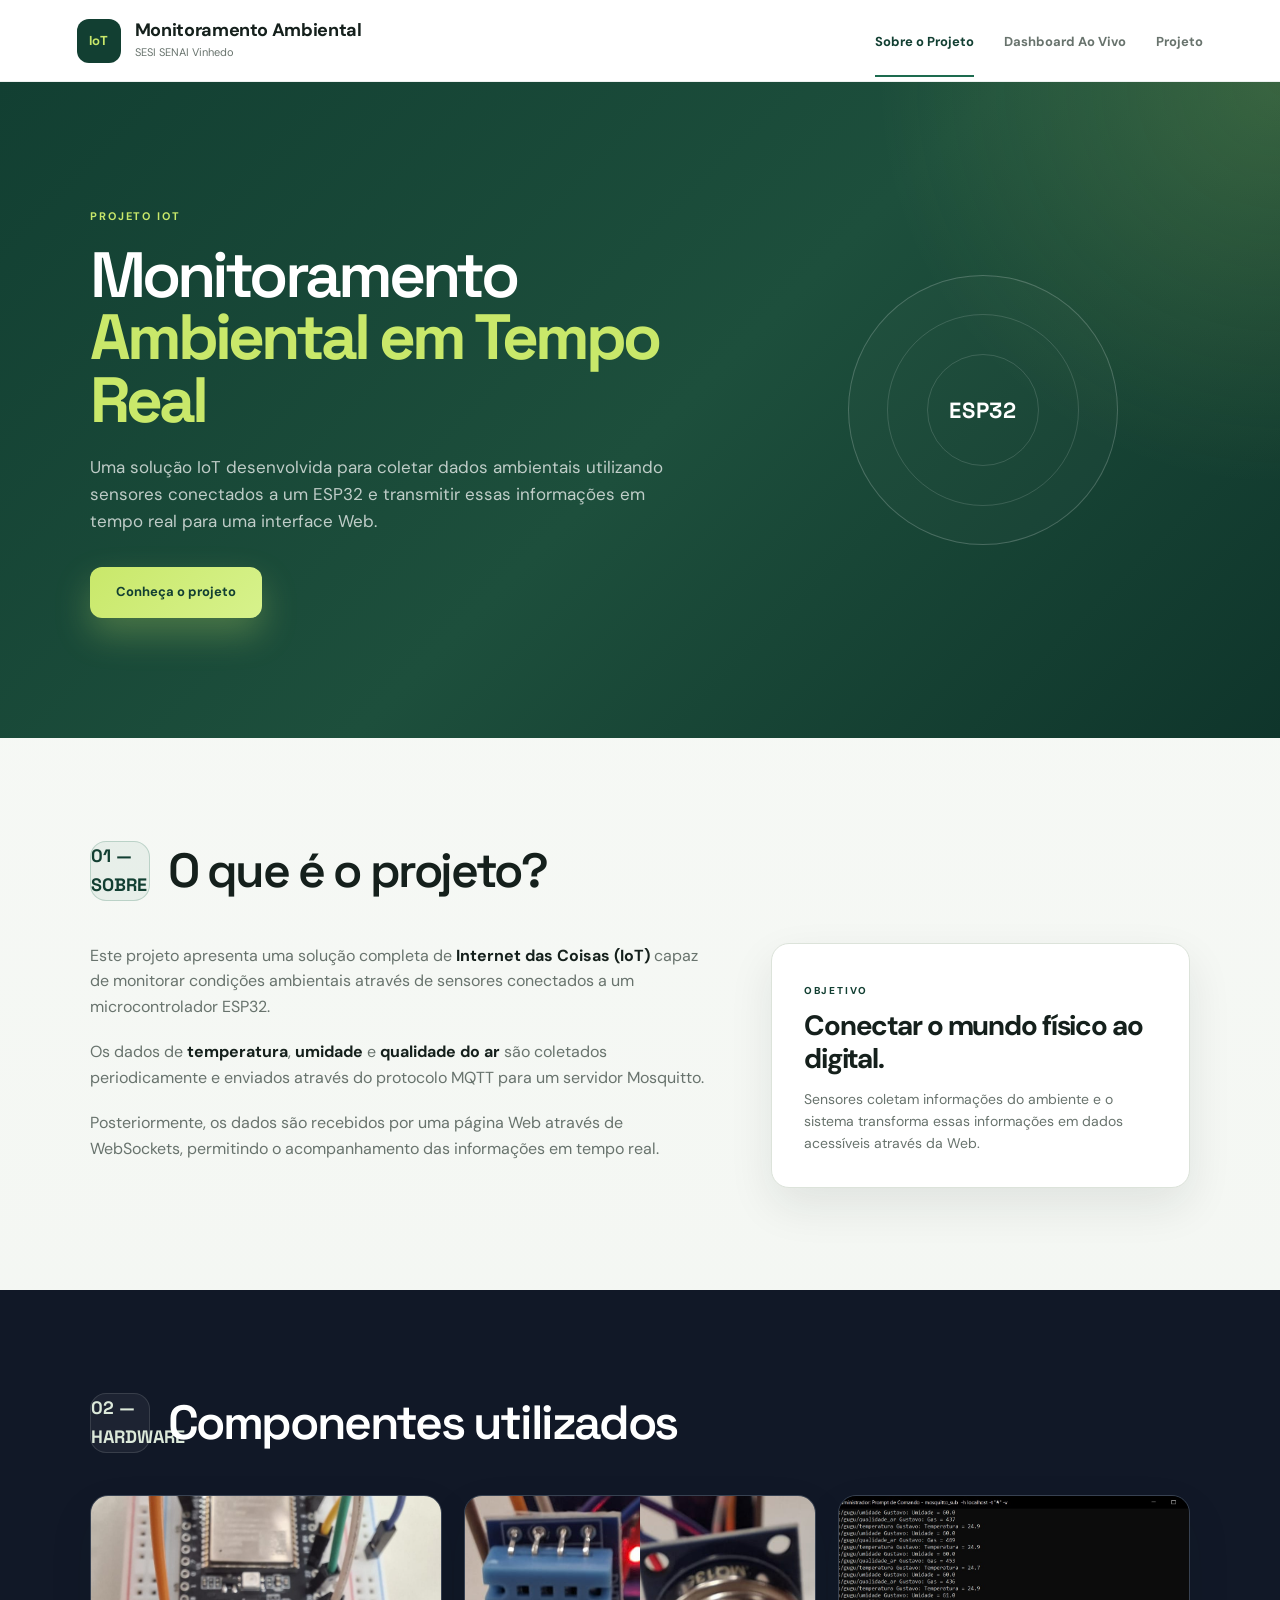
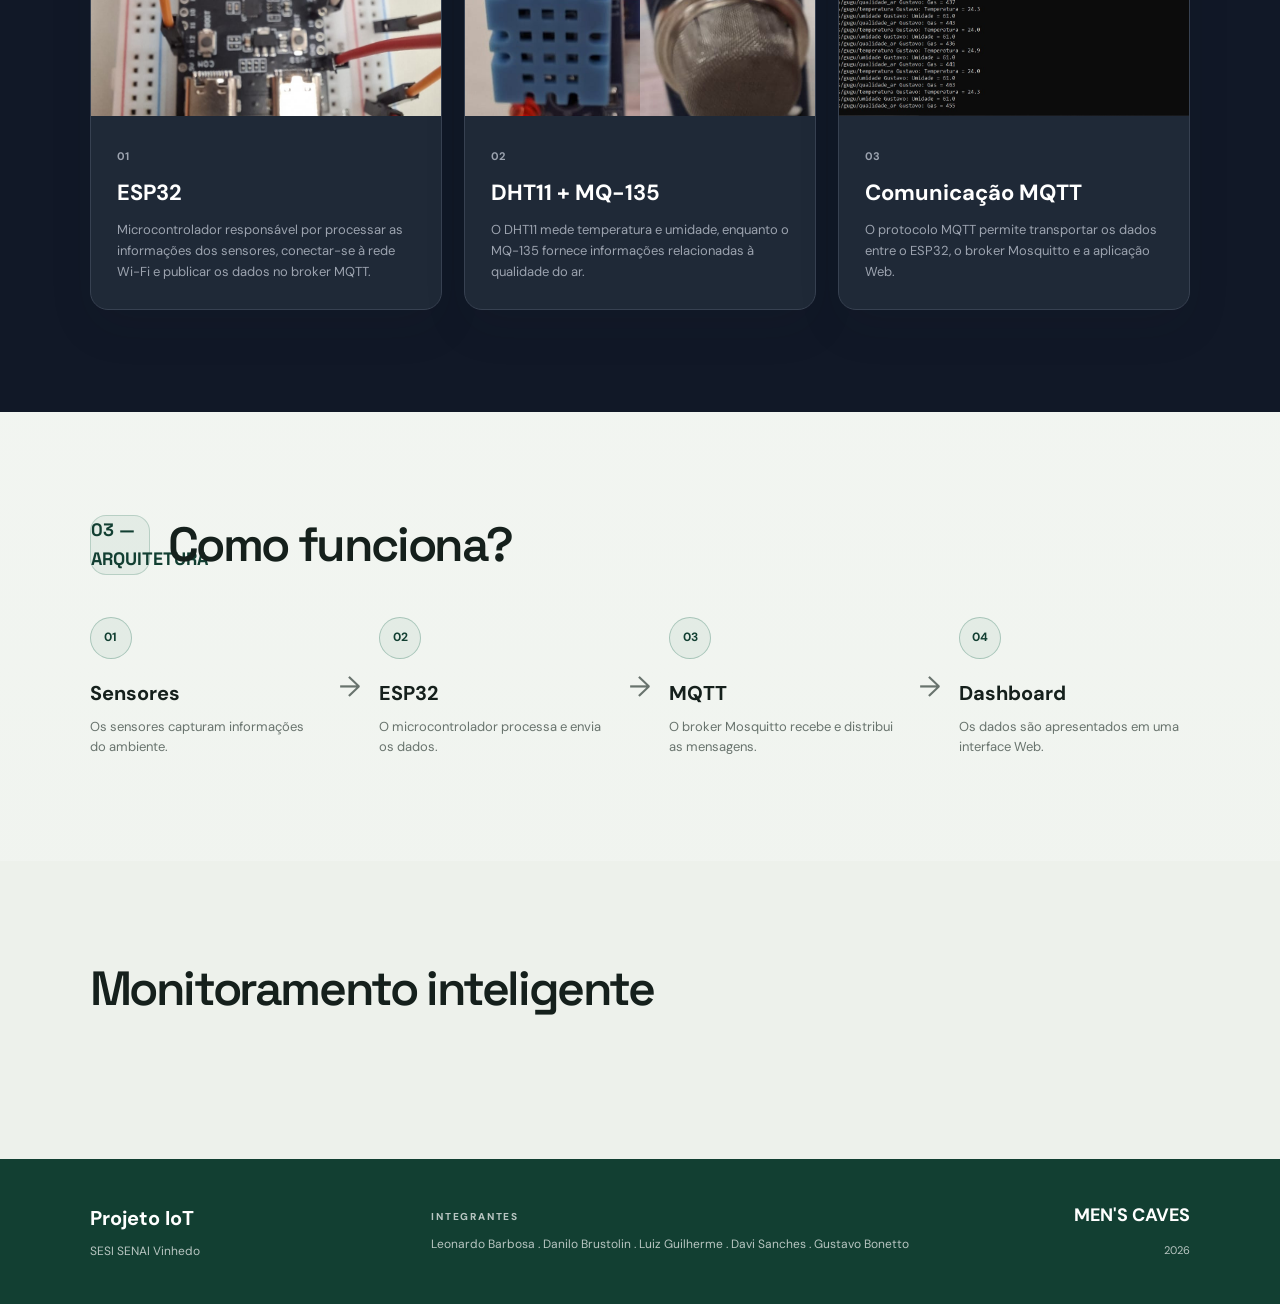
<file: index.html>
<!DOCTYPE html>
<html lang="pt-BR">

<head>
    <meta charset="UTF-8">
    <meta name="viewport" content="width=device-width, initial-scale=1.0">

    <title>Estação IoT | Sobre o projeto</title>

    <link rel="stylesheet" href="index.css">

</head>


<body>

    <header class="cabecalho">

        <div class="logo">
            <span>IoT</span>

            <div>
                <h1>Monitoramento Ambiental</h1>
                <p>SESI SENAI Vinhedo</p>
            </div>
        </div>


        <nav class="navegacao">

            <a href="index.html" data-page="index.html">
                Sobre o Projeto
            </a>

            <a href="dashboard.html" data-page="dashboard.html">
                Dashboard Ao Vivo
            </a>

            <a href="projeto.html" data-page="projeto.html">
                Projeto
            </a>

        </nav>

    </header>



    <main>

        <section class="hero">

            <div class="hero-conteudo">

                <span class="etiqueta">
                    PROJETO IoT
                </span>

                <h2>
                    Monitoramento
                    <strong>Ambiental em Tempo Real</strong>
                </h2>

                <p>
                    Uma solução IoT desenvolvida para coletar dados ambientais
                    utilizando sensores conectados a um ESP32 e transmitir
                    essas informações em tempo real para uma interface Web.
                </p>

                <a href="#projeto" class="botao">
                    Conheça o projeto
                </a>

            </div>


            <div class="hero-visual">

                <div class="circulo">
                    <span>ESP32</span>
                </div>

            </div>

        </section>

        <section class="secao" id="projeto">

            <div class="titulo-secao">

                <span>
                    01 — SOBRE
                </span>

                <h2>
                    O que é o projeto?
                </h2>

            </div>


            <div class="sobre-grid">


                <article class="texto-sobre">

                    <p>
                        Este projeto apresenta uma solução completa de
                        <strong>Internet das Coisas (IoT)</strong> capaz de
                        monitorar condições ambientais através de sensores
                        conectados a um microcontrolador ESP32.
                    </p>

                    <p>
                        Os dados de <strong>temperatura</strong>,
                        <strong>umidade</strong> e
                        <strong>qualidade do ar</strong> são coletados
                        periodicamente e enviados através do protocolo MQTT
                        para um servidor Mosquitto.
                    </p>

                    <p>
                        Posteriormente, os dados são recebidos por uma página
                        Web através de WebSockets, permitindo o acompanhamento
                        das informações em tempo real.
                    </p>

                </article>


                <aside class="info-box">

                    <span>
                        OBJETIVO
                    </span>

                    <h3>
                        Conectar o mundo físico ao digital.
                    </h3>

                    <p>
                        Sensores coletam informações do ambiente e o sistema
                        transforma essas informações em dados acessíveis
                        através da Web.
                    </p>

                </aside>


            </div>

        </section>

        <section class="secao escura">

            <div class="titulo-secao">

                <span>
                    02 — HARDWARE
                </span>

                <h2>
                    Componentes utilizados
                </h2>

            </div>


            <div class="cards">


                <article class="card">

                    <div class="imagem-card">

                        <img
                            src="./img/ESP32.jpeg"
                            alt="Microcontrolador ESP32"
                        >

                    </div>

                    <div class="card-conteudo">

                        <span>01</span>

                        <h3>ESP32</h3>

                        <p>
                            Microcontrolador responsável por processar as
                            informações dos sensores, conectar-se à rede Wi-Fi
                            e publicar os dados no broker MQTT.
                        </p>

                    </div>

                </article>



                <article class="card">

                    <div class="imagem-card">

                        <img
                            src="./img/SENSORES.png"
                            alt="Sensores DHT11 e MQ-135"
                        >

                    </div>

                    <div class="card-conteudo">

                        <span>02</span>

                        <h3>DHT11 + MQ-135</h3>

                        <p>
                            O DHT11 mede temperatura e umidade, enquanto o
                            MQ-135 fornece informações relacionadas à qualidade
                            do ar.
                        </p>

                    </div>

                </article>



                <article class="card">

                    <div class="imagem-card">

                        <img
                            src="./img/brokermqtt.jpeg"
                            alt="Arquitetura do sistema IoT"
                        >

                    </div>

                    <div class="card-conteudo">

                        <span>03</span>

                        <h3>Comunicação MQTT</h3>

                        <p>
                            O protocolo MQTT permite transportar os dados entre
                            o ESP32, o broker Mosquitto e a aplicação Web.
                        </p>

                    </div>

                </article>


            </div>

        </section>

        <section class="secao">

            <div class="titulo-secao">

                <span>
                    03 — ARQUITETURA
                </span>

                <h2>
                    Como funciona?
                </h2>

            </div>


            <div class="fluxo">


                <article class="etapa">

                    <div class="numero">01</div>

                    <h3>Sensores</h3>

                    <p>
                        Os sensores capturam informações do ambiente.
                    </p>

                </article>


                <div class="seta">→</div>


                <article class="etapa">

                    <div class="numero">02</div>

                    <h3>ESP32</h3>

                    <p>
                        O microcontrolador processa e envia os dados.
                    </p>

                </article>


                <div class="seta">→</div>


                <article class="etapa">

                    <div class="numero">03</div>

                    <h3>MQTT</h3>

                    <p>
                        O broker Mosquitto recebe e distribui as mensagens.
                    </p>

                </article>


                <div class="seta">→</div>


                <article class="etapa">

                    <div class="numero">04</div>

                    <h3>Dashboard</h3>

                    <p>
                        Os dados são apresentados em uma interface Web.
                    </p>

                </article>


            </div>

        </section>

        <section class="secao alerta-secao">

            <div class="titulo-secao">
                
                <h2>
                    Monitoramento inteligente
                </h2>

            </div>

        </section>


      </main>

    <footer class="rodape">


        <div>

            <h2>
                Projeto IoT
            </h2>

            <p>
                SESI SENAI Vinhedo
            </p>

        </div>



        <div class="integrantes">

            <span>
                INTEGRANTES
            </span>

            <p>
                Leonardo Barbosa . Danilo Brustolin  .  Luiz Guilherme  . Davi Sanches  .  Gustavo Bonetto
            </p>

        </div>



        <div class="grupo">

            <strong>
                MEN'S CAVES
            </strong>

            <span>
                2026
            </span>

        </div>


    </footer>

    <script src="index.js"></script>

</body>

</html>
</file>
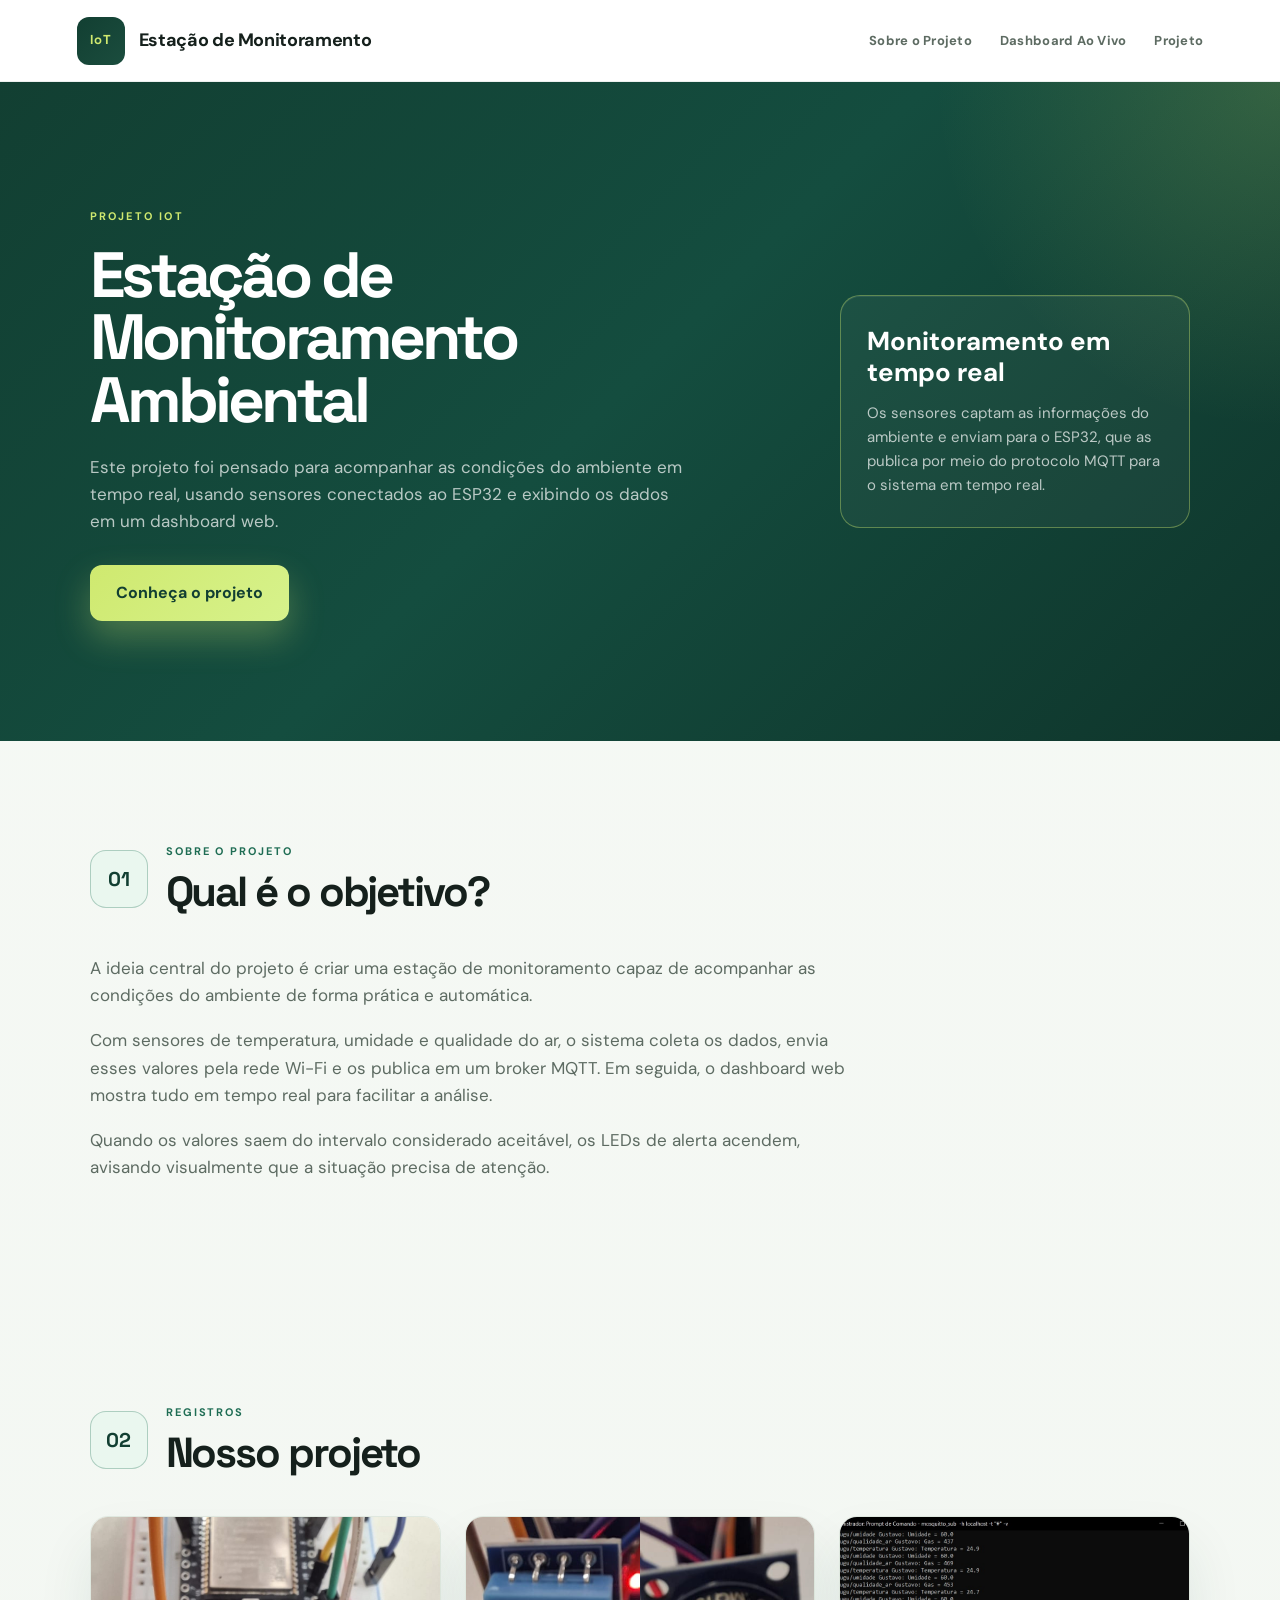
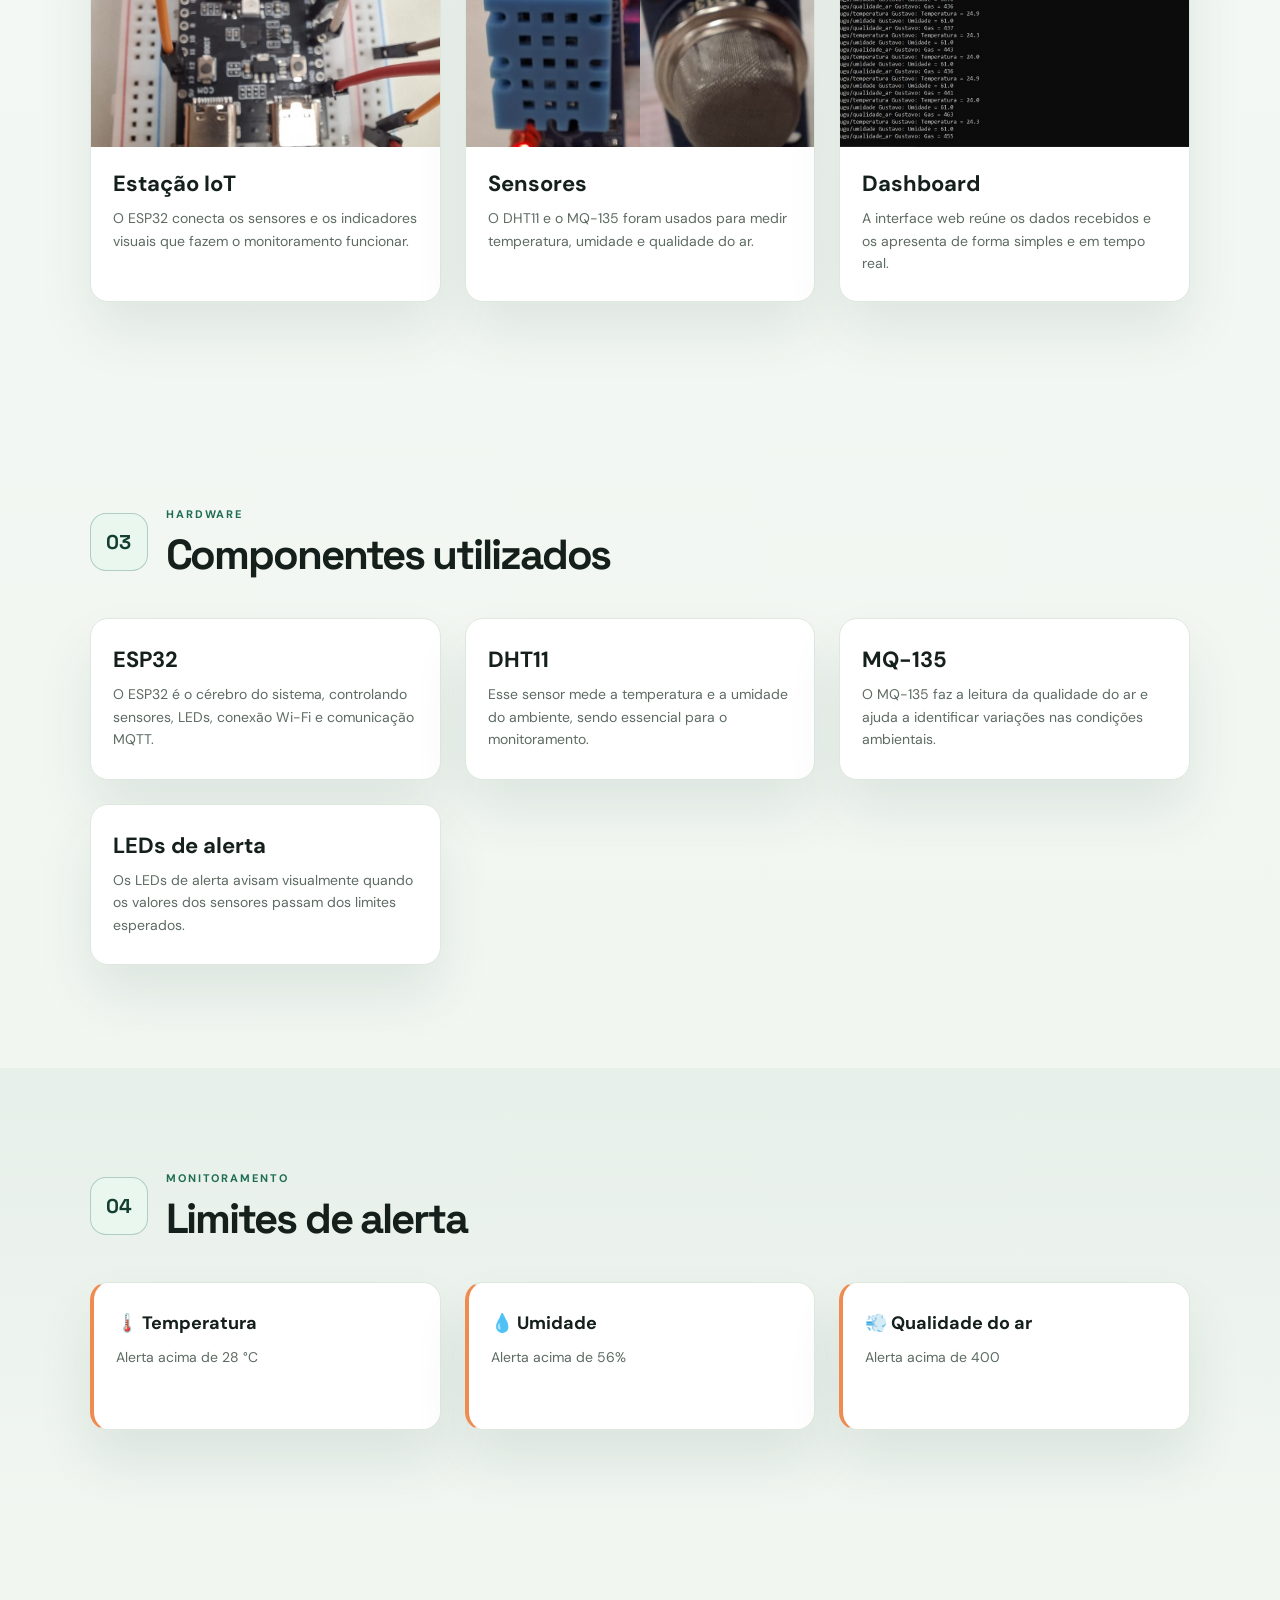
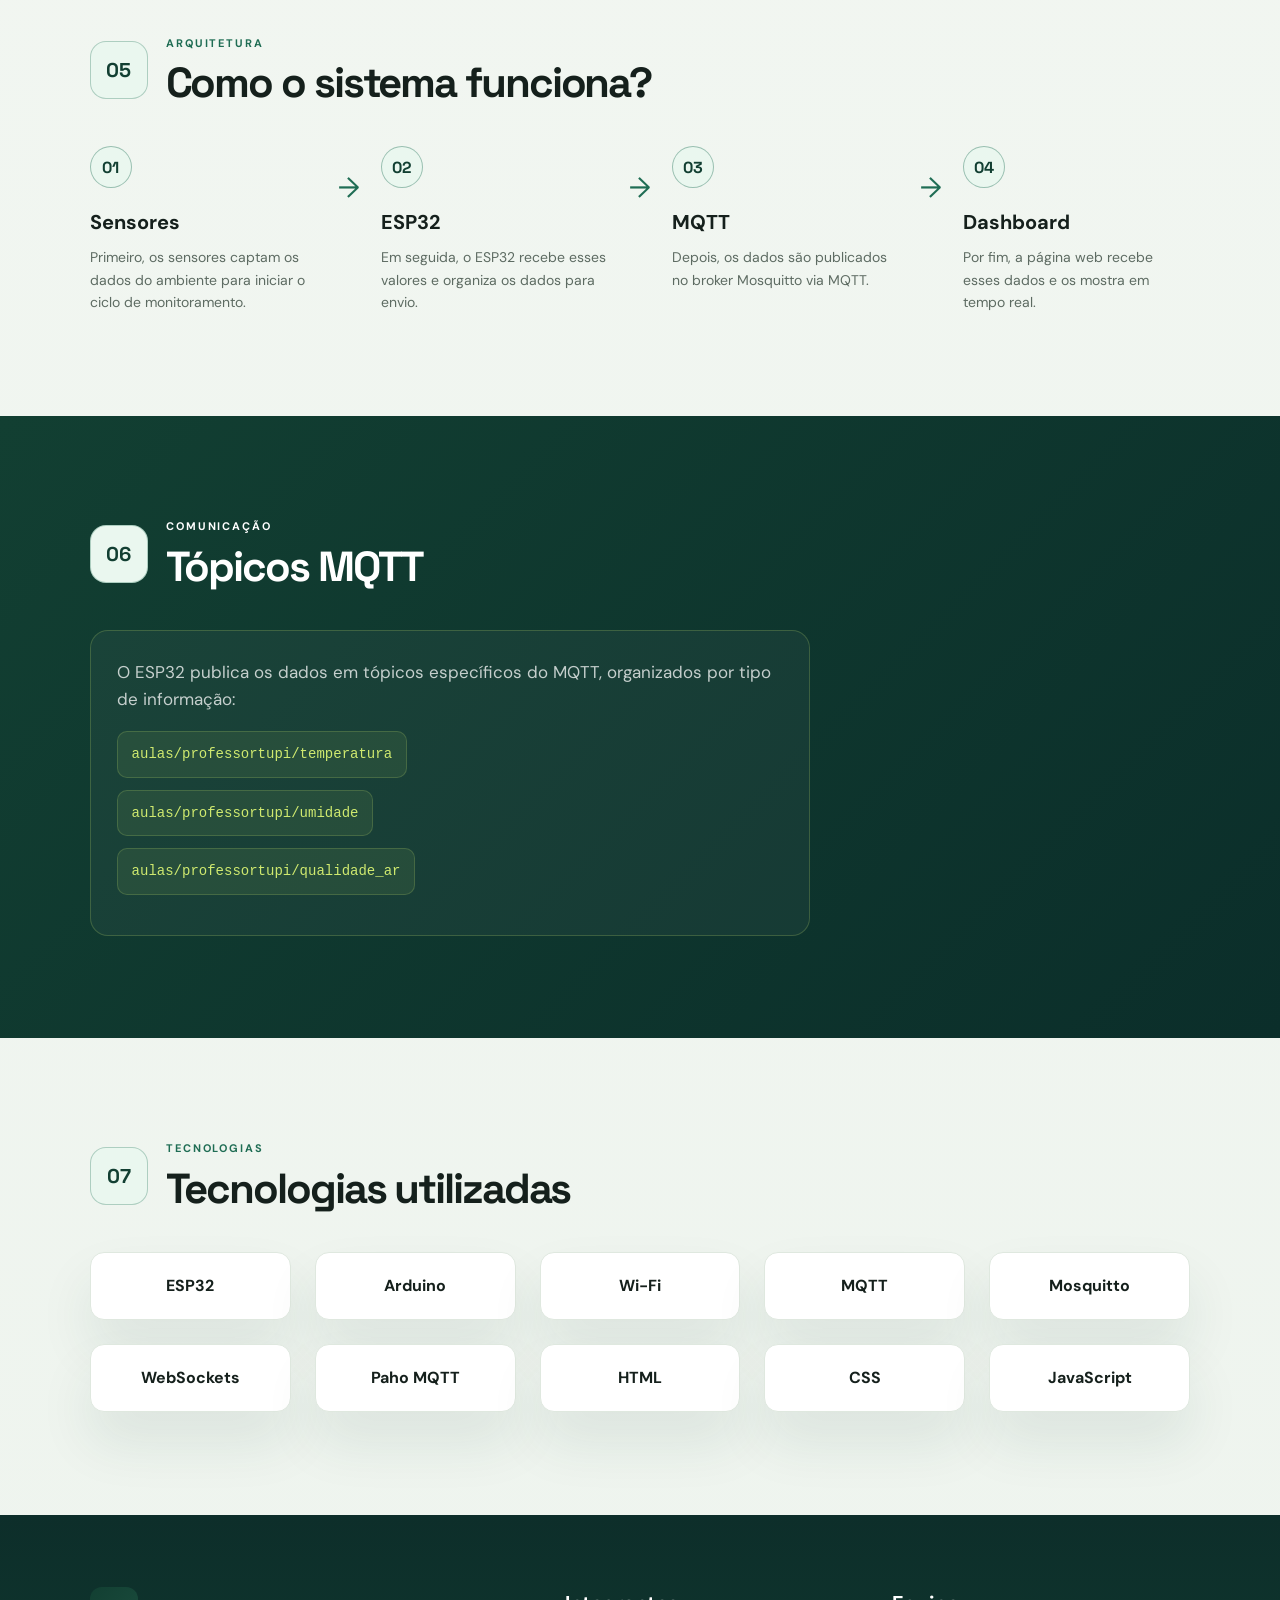
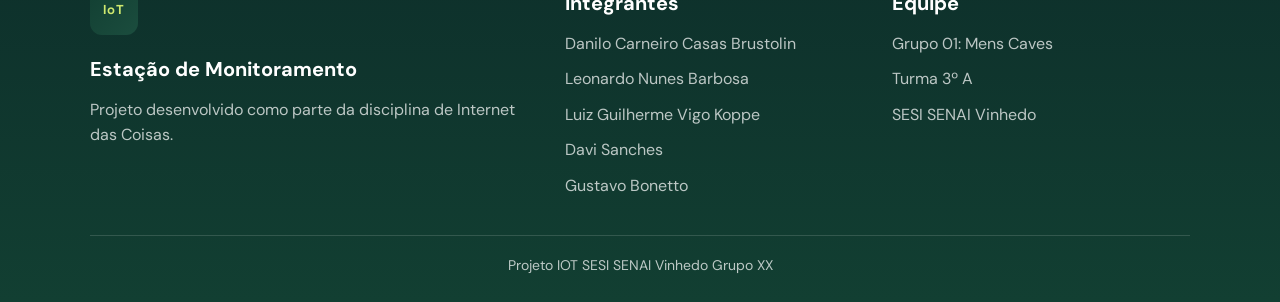
<file: projeto.html>
<!DOCTYPE html>
<html lang="pt-BR">

<head>
    <meta charset="UTF-8">
    <meta name="viewport" content="width=device-width, initial-scale=1.0">

    <title>Sobre o Projeto | Estação IoT</title>

    <!-- Conecta o HTML ao arquivo CSS externo -->
    <link rel="stylesheet" href="projeto.css">
</head>

<body>

    <!-- CABEÇALHO -->
    <header class="cabecalho">

        <div class="logo">
            <span>IoT</span>
            <h1>Estação de Monitoramento</h1>
        </div>

        <nav class="menu">
            <a href="index.html" data-page="index.html">Sobre o Projeto</a>
            <a href="dashboard.html" data-page="dashboard.html">Dashboard Ao Vivo</a>
            <a href="projeto.html" data-page="projeto.html">Projeto</a>
        </nav>

    </header>


    <main>

        <!-- HERO -->
        <section class="hero">

            <div class="hero-texto">

                <span class="tag">PROJETO IoT</span>

                <h2>
                    Estação de<br>
                    Monitoramento Ambiental
                </h2>

                <p>
                    Este projeto foi pensado para acompanhar as condições do ambiente em tempo real,
                    usando sensores conectados ao ESP32 e exibindo os dados em um dashboard web.
                </p>

                <a href="#funcionamento" class="botao">
                    Conheça o projeto
                </a>

            </div>


            <div class="hero-card">

                <h3>Monitoramento em tempo real</h3>

                <p>
                    Os sensores captam as informações do ambiente e enviam para o ESP32,
                    que as publica por meio do protocolo MQTT para o sistema em tempo real.
                </p>

            </div>

        </section>


        <!-- OBJETIVO -->
        <section class="secao" id="funcionamento">

            <div class="titulo-secao">

                <span>01</span>

                <div>
                    <small>SOBRE O PROJETO</small>
                    <h2>Qual é o objetivo?</h2>
                </div>

            </div>


            <article class="texto-projeto">

                <p>
                    A ideia central do projeto é criar uma estação de monitoramento capaz de
                    acompanhar as condições do ambiente de forma prática e automática.
                </p>

                <p>
                    Com sensores de temperatura, umidade e qualidade do ar, o sistema coleta os dados,
                    envia esses valores pela rede Wi-Fi e os publica em um broker MQTT. Em seguida,
                    o dashboard web mostra tudo em tempo real para facilitar a análise.
                </p>

                <p>
                    Quando os valores saem do intervalo considerado aceitável, os LEDs de alerta acendem,
                    avisando visualmente que a situação precisa de atenção.
                </p>

            </article>

        </section>


        <!-- REGISTROS -->
        <section class="secao">

            <div class="titulo-secao">

                <span>02</span>

                <div>
                    <small>REGISTROS</small>
                    <h2>Nosso projeto</h2>
                </div>

            </div>


            <div class="galeria">

                <article class="imagem-card">

                    <img src="img/ESP32.jpeg"
                        alt="Montagem da estação IoT">

                    <div>
                        <h3>Estação IoT</h3>

                        <p>
                            O ESP32 conecta os sensores e os indicadores visuais que fazem o monitoramento funcionar.
                        </p>
                    </div>

                </article>


                <article class="imagem-card">

                    <img src="img/SENSORES.png"
                        alt="Sensores utilizados no projeto">

                    <div>
                        <h3>Sensores</h3>

                        <p>
                            O DHT11 e o MQ-135 foram usados para medir temperatura, umidade e qualidade do ar.
                        </p>
                    </div>

                </article>


                <article class="imagem-card">

                    <img src="img/brokermqtt.jpeg"
                        alt="Dashboard do projeto IoT">

                    <div>
                        <h3>Dashboard</h3>

                        <p>
                            A interface web reúne os dados recebidos e os apresenta de forma simples e em tempo real.
                        </p>
                    </div>

                </article>

            </div>

        </section>


        <!-- HARDWARE -->
        <section class="secao">

            <div class="titulo-secao">

                <span>03</span>

                <div>
                    <small>HARDWARE</small>
                    <h2>Componentes utilizados</h2>
                </div>

            </div>


            <div class="cards">

                <article class="card">

                    <h3>ESP32</h3>

                    <p>
                        O ESP32 é o cérebro do sistema, controlando sensores, LEDs, conexão Wi-Fi e comunicação MQTT.
                    </p>

                </article>


                <article class="card">

                    <h3>DHT11</h3>

                    <p>
                        Esse sensor mede a temperatura e a umidade do ambiente, sendo essencial para o monitoramento.
                    </p>

                </article>


                <article class="card">

                    <h3>MQ-135</h3>

                    <p>
                        O MQ-135 faz a leitura da qualidade do ar e ajuda a identificar variações nas condições ambientais.
                    </p>

                </article>


                <article class="card">

                    <h3>LEDs de alerta</h3>

                    <p>
                        Os LEDs de alerta avisam visualmente quando os valores dos sensores passam dos limites esperados.
                    </p>

                </article>

            </div>

        </section>


        <!-- ALERTAS -->
        <section class="secao alertas">

            <div class="titulo-secao">

                <span>04</span>

                <div>
                    <small>MONITORAMENTO</small>
                    <h2>Limites de alerta</h2>
                </div>

            </div>


            <div class="tabela-alertas">

                <div class="alerta-item">

                    <strong>🌡️ Temperatura</strong>

                    <span>Alerta acima de 28 °C</span>

                </div>


                <div class="alerta-item">

                    <strong>💧 Umidade</strong>

                    <span>Alerta acima de 56%</span>

                </div>


                <div class="alerta-item">

                    <strong>💨 Qualidade do ar</strong>

                    <span>Alerta acima de 400</span>

                </div>

            </div>

        </section>


        <!-- ARQUITETURA -->
        <section class="secao">

            <div class="titulo-secao">

                <span>05</span>

                <div>
                    <small>ARQUITETURA</small>
                    <h2>Como o sistema funciona?</h2>
                </div>

            </div>


            <div class="arquitetura">

                <div class="etapa">

                    <span>01</span>

                    <h3>Sensores</h3>

                    <p>
                        Primeiro, os sensores captam os dados do ambiente para iniciar o ciclo de monitoramento.
                    </p>

                </div>


                <div class="linha">→</div>


                <div class="etapa">

                    <span>02</span>

                    <h3>ESP32</h3>

                    <p>
                        Em seguida, o ESP32 recebe esses valores e organiza os dados para envio.
                    </p>

                </div>


                <div class="linha">→</div>


                <div class="etapa">

                    <span>03</span>

                    <h3>MQTT</h3>

                    <p>
                        Depois, os dados são publicados no broker Mosquitto via MQTT.
                    </p>

                </div>


                <div class="linha">→</div>


                <div class="etapa">

                    <span>04</span>

                    <h3>Dashboard</h3>

                    <p>
                        Por fim, a página web recebe esses dados e os mostra em tempo real.
                    </p>

                </div>

            </div>

        </section>


        <!-- MQTT -->
        <section class="secao mqtt">

            <div class="titulo-secao">

                <span>06</span>

                <div>
                    <small>COMUNICAÇÃO</small>
                    <h2>Tópicos MQTT</h2>
                </div>

            </div>


            <article class="mqtt-box">

                <p>
                    O ESP32 publica os dados em tópicos específicos do MQTT, organizados por tipo de informação:
                </p>

                <code>
                    aulas/professortupi/temperatura
                </code>

                <code>
                    aulas/professortupi/umidade
                </code>

                <code>
                    aulas/professortupi/qualidade_ar
                </code>

            </article>

        </section>


        <!-- TECNOLOGIAS -->
        <section class="secao">

            <div class="titulo-secao">

                <span>07</span>

                <div>
                    <small>TECNOLOGIAS</small>
                    <h2>Tecnologias utilizadas</h2>
                </div>

            </div>


            <div class="tecnologias">

                <span>ESP32</span>
                <span>Arduino</span>
                <span>Wi-Fi</span>
                <span>MQTT</span>
                <span>Mosquitto</span>
                <span>WebSockets</span>
                <span>Paho MQTT</span>
                <span>HTML</span>
                <span>CSS</span>
                <span>JavaScript</span>

            </div>

        </section>

    </main>


    <!-- RODAPÉ -->
    <footer>

        <div class="footer-principal">

            <div>

                <span class="footer-logo">IoT</span>

                <h3>Estação de Monitoramento</h3>

                <p>
                    Projeto desenvolvido como parte da disciplina de Internet das Coisas.
                </p>

            </div>


            <div class="integrantes">

                <h3>Integrantes</h3>

                <p>Danilo Carneiro Casas Brustolin</p>
                <p>Leonardo Nunes Barbosa</p>
                <p>Luiz Guilherme Vigo Koppe</p>
                <p>Davi Sanches</p>
                <p>Gustavo Bonetto</p>

            </div>


            <div class="grupo">

                <h3>Equipe</h3>

                <p>Grupo 01: Mens Caves</p>
                <p>Turma 3º A</p>
                <p>SESI SENAI Vinhedo</p>

            </div>

        </div>


        <div class="banner-final">
            Projeto IOT SESI SENAI Vinhedo Grupo XX
        </div>

    </footer>

</body>

</html>
</file>
<file: index.css>
@import url('https://fonts.googleapis.com/css2?family=DM+Sans:wght@400;500;600;700&family=Space+Grotesk:wght@500;600;700&display=swap');

:root {
    --ink: #15201c;
    --muted: #68736d;
    --paper: #f4f6f1;
    --panel: #fff;
    --line: #dce3da;
    --green: #1d6b4f;
    --green-dark: #123f32;
    --lime: #c9e86a;
    --orange: #ef8b4f;
    --shadow: 0 18px 45px rgba(21, 32, 28, 0.09);
}

* {
    box-sizing: border-box;
}

html {
    scroll-behavior: smooth;
}

body {
    margin: 0;
    min-width: 320px;
    background: linear-gradient(180deg, #f8faf7 0%, #eff3ee 100%);
    color: var(--ink);
    font-family: 'DM Sans', sans-serif;
    line-height: 1.6;
}

img {
    display: block;
    max-width: 100%;
}

a {
    color: inherit;
}

.cabecalho {
    position: sticky;
    top: 0;
    z-index: 20;
    display: flex;
    align-items: center;
    justify-content: space-between;
    gap: 24px;
    min-height: 82px;
    padding: 0 clamp(18px, 6vw, 96px);
    background: rgba(255, 255, 255, 0.94);
    border-bottom: 1px solid rgba(18, 63, 50, 0.08);
    backdrop-filter: blur(12px);
}

.logo {
    display: flex;
    align-items: center;
    gap: 14px;
}

.logo > span {
    display: grid;
    place-items: center;
    width: 44px;
    height: 44px;
    border-radius: 12px;
    background: var(--green-dark);
    color: var(--lime);
    font: 700 13px 'Space Grotesk', sans-serif;
}

.logo h1 {
    margin: 0;
    font-size: clamp(15px, 1.8vw, 18px);
    line-height: 1.2;
    letter-spacing: -0.02em;
}

.logo p {
    margin: 2px 0 0;
    color: var(--muted);
    font-size: 11px;
}

.navegacao {
    display: flex;
    align-items: center;
    gap: 30px;
}

.navegacao a {
    padding: 28px 0 22px;
    color: var(--muted);
    text-decoration: none;
    font-size: 13px;
    font-weight: 700;
    border-bottom: 2px solid transparent;
    transition: 0.2s ease;
}

.navegacao a:hover,
.navegacao a.ativo,
.navegacao a.active {
    color: var(--green-dark);
    border-bottom-color: var(--green);
}

.hero {
    display: grid;
    grid-template-columns: 1.2fr 0.8fr;
    align-items: center;
    gap: clamp(28px, 5vw, 70px);
    padding: clamp(72px, 10vw, 120px) clamp(18px, 7vw, 100px);
    background: radial-gradient(circle at top right, rgba(201, 232, 106, 0.18), transparent 28%),
        linear-gradient(135deg, var(--green-dark), #1d4f3c 52%, #0f352b 100%);
    color: #fff;
}

.hero-conteudo {
    max-width: 720px;
}

.etiqueta {
    display: inline-block;
    margin-bottom: 18px;
    color: var(--lime);
    font-size: 11px;
    font-weight: 700;
    letter-spacing: 0.18em;
    text-transform: uppercase;
}

.hero h2 {
    margin: 0;
    font: 600 clamp(42px, 5vw, 76px)/0.98 'Space Grotesk', sans-serif;
    letter-spacing: -0.06em;
}

.hero h2 strong {
    display: block;
    color: var(--lime);
}

.hero p {
    max-width: 600px;
    margin: 22px 0 32px;
    color: rgba(255, 255, 255, 0.72);
    font-size: 17px;
}

.botao {
    display: inline-flex;
    align-items: center;
    justify-content: center;
    padding: 15px 26px;
    border-radius: 12px;
    background: linear-gradient(135deg, var(--lime), #d7f28c);
    color: var(--green-dark);
    text-decoration: none;
    font-size: 13px;
    font-weight: 700;
    box-shadow: 0 16px 35px rgba(201, 232, 106, 0.28);
    transition: transform 0.2s ease, box-shadow 0.2s ease;
}

.botao:hover {
    transform: translateY(-2px);
    box-shadow: 0 18px 40px rgba(201, 232, 106, 0.35);
}

.hero-visual {
    display: flex;
    justify-content: center;
    align-items: center;
}

.circulo {
    position: relative;
    display: flex;
    align-items: center;
    justify-content: center;
    width: 270px;
    height: 270px;
    border: 1px solid rgba(255, 255, 255, 0.2);
    border-radius: 50%;
    background: rgba(255, 255, 255, 0.02);
}

.circulo::before,
.circulo::after {
    content: "";
    position: absolute;
    border: 1px solid rgba(255, 255, 255, 0.14);
    border-radius: 50%;
}

.circulo::before {
    width: 190px;
    height: 190px;
}

.circulo::after {
    width: 110px;
    height: 110px;
}

.circulo span {
    position: relative;
    z-index: 1;
    font: 700 22px 'Space Grotesk', sans-serif;
    letter-spacing: 0.04em;
}

.secao {
    padding: clamp(70px, 8vw, 110px) clamp(18px, 7vw, 100px);
}

.titulo-secao {
    display: flex;
    align-items: center;
    gap: 18px;
    margin-bottom: 42px;
}

.titulo-secao span {
    display: inline-grid;
    place-items: center;
    width: 60px;
    height: 60px;
    border: 1px solid rgba(29, 107, 79, 0.22);
    border-radius: 16px;
    background: rgba(29, 107, 79, 0.06);
    color: var(--green-dark);
    font-family: 'Space Grotesk', sans-serif;
    font-size: 18px;
    font-weight: 700;
}

.titulo-secao h2 {
    margin: 0;
    font: 600 clamp(30px, 4vw, 48px)/1.08 'Space Grotesk', sans-serif;
    letter-spacing: -0.05em;
}

.sobre-grid {
    display: grid;
    grid-template-columns: 1.5fr 1fr;
    gap: 52px;
    align-items: start;
}

.texto-sobre {
    color: var(--muted);
    font-size: 16px;
}

.texto-sobre p {
    margin: 0 0 20px;
}

.texto-sobre strong {
    color: var(--ink);
}

.info-box {
    padding: 32px;
    background: var(--panel);
    border: 1px solid var(--line);
    border-radius: 18px;
    box-shadow: var(--shadow);
}

.info-box span {
    display: inline-block;
    margin-bottom: 10px;
    color: var(--green-dark);
    font-size: 10px;
    font-weight: 800;
    letter-spacing: 0.18em;
    text-transform: uppercase;
}

.info-box h3 {
    margin: 0 0 12px;
    font-size: 28px;
    line-height: 1.2;
    letter-spacing: -0.04em;
}

.info-box p {
    margin: 0;
    color: var(--muted);
    font-size: 14px;
}

.escura {
    background: #111827;
    color: white;
}

.escura .titulo-secao span {
    background: rgba(255, 255, 255, 0.05);
    border-color: rgba(255, 255, 255, 0.12);
    color: #dce9da;
}

.cards {
    display: grid;
    grid-template-columns: repeat(3, 1fr);
    gap: 22px;
}

.card {
    background: #1f2937;
    border: 1px solid #374151;
    border-radius: 18px;
    overflow: hidden;
    box-shadow: var(--shadow);
}

.imagem-card {
    height: 220px;
    background: #374151;
    overflow: hidden;
}

.imagem-card img {
    width: 100%;
    height: 100%;
    object-fit: cover;
    transition: 0.3s ease;
}

.card:hover img {
    transform: scale(1.04);
}

.card-conteudo {
    padding: 26px;
}

.card-conteudo > span {
    color: #9ca3af;
    font-size: 11px;
    font-weight: 700;
}

.card-conteudo h3 {
    margin: 8px 0 10px;
    font-size: 22px;
}

.card-conteudo p {
    margin: 0;
    color: #9ca3af;
    font-size: 13px;
}

.fluxo {
    display: flex;
    align-items: center;
    justify-content: space-between;
    gap: 18px;
}

.etapa {
    flex: 1;
}

.numero {
    display: grid;
    place-items: center;
    width: 42px;
    height: 42px;
    margin-bottom: 18px;
    border: 1px solid rgba(29, 107, 79, 0.3);
    border-radius: 50%;
    background: rgba(29, 107, 79, 0.06);
    color: var(--green-dark);
    font-size: 12px;
    font-weight: 700;
}

.etapa h3 {
    margin: 0 0 8px;
    font-size: 20px;
}

.etapa p {
    margin: 0;
    color: var(--muted);
    font-size: 13px;
}

.seta {
    color: var(--muted);
    font-size: 28px;
}

.alerta-secao {
    background: #edf1eb;
}

.alertas {
    display: grid;
    grid-template-columns: repeat(3, 1fr);
    gap: 22px;
}

.alertas article {
    padding: 30px;
    background: var(--panel);
    border: 1px solid var(--line);
    border-radius: 18px;
    box-shadow: var(--shadow);
}

.led {
    width: 14px;
    height: 14px;
    border-radius: 50%;
    margin-bottom: 18px;
}

.vermelho {
    background: #ef4444;
}

.amarelo {
    background: #eab308;
}

.azul {
    background: #3b82f6;
}

.alertas h3 {
    margin: 0 0 8px;
    font-size: 20px;
}

.alertas p {
    margin: 0;
    color: var(--muted);
    font-size: 13px;
}

.rodape {
    display: grid;
    grid-template-columns: 1fr 2fr auto;
    align-items: center;
    gap: 40px;
    padding: 42px clamp(18px, 7vw, 100px);
    background: var(--green-dark);
    color: #fff;
}

.rodape h2 {
    margin: 0 0 8px;
    font-size: 20px;
}

.rodape p {
    margin: 0;
    color: rgba(255, 255, 255, 0.7);
    font-size: 12px;
}

.integrantes span {
    display: block;
    margin-bottom: 10px;
    color: rgba(255, 255, 255, 0.7);
    font-size: 10px;
    font-weight: 800;
    letter-spacing: 0.18em;
    text-transform: uppercase;
}

.integrantes p {
    max-width: 550px;
}

.grupo {
    text-align: right;
}

.grupo strong {
    display: block;
    margin-bottom: 6px;
    font-size: 18px;
}

.grupo span {
    color: rgba(255, 255, 255, 0.7);
    font-size: 11px;
}

@media (max-width:900px) {
    .cabecalho {
        flex-direction: column;
        align-items: flex-start;
        padding-top: 16px;
        padding-bottom: 16px;
    }

    .navegacao a {
        padding: 10px 0;
    }

    .hero {
        grid-template-columns: 1fr;
        padding-top: 70px;
        padding-bottom: 70px;
    }

    .hero-visual {
        display: none;
    }

    .sobre-grid,
    .cards,
    .alertas {
        grid-template-columns: 1fr;
    }

    .fluxo {
        flex-direction: column;
        align-items: stretch;
    }

    .seta {
        text-align: center;
        transform: rotate(90deg);
    }

    .rodape {
        grid-template-columns: 1fr;
        text-align: center;
    }

    .grupo {
        text-align: center;
    }
}

@media (max-width:500px) {
    .cabecalho {
        gap: 14px;
    }

    .navegacao {
        gap: 15px;
        flex-wrap: wrap;
    }

    .navegacao a {
        font-size: 11px;
    }

    .hero h2 {
        font-size: 40px;
    }

    .secao {
        padding-left: 18px;
        padding-right: 18px;
    }
}
</file>
<file: projeto.css>
@import url('https://fonts.googleapis.com/css2?family=DM+Sans:wght@400;500;600;700&family=Space+Grotesk:wght@500;600;700&display=swap');

:root {
    --ink: #15201c;
    --muted: #5d6b62;
    --paper: #f4f7f2;
    --panel: #ffffff;
    --line: #dfe8df;
    --green: #1f6d54;
    --green-dark: #123f32;
    --green-soft: #eaf7ef;
    --lime: #cfe96f;
    --orange: #ef8b4f;
    --shadow: 0 30px 55px rgba(18, 63, 50, 0.09);
}

* {
    box-sizing: border-box;
}

html {
    scroll-behavior: smooth;
}

body {
    margin: 0;
    min-width: 320px;
    background: linear-gradient(180deg, #f6f9f5 0%, #eef4ee 100%);
    color: var(--ink);
    font-family: 'DM Sans', sans-serif;
    line-height: 1.6;
}

a {
    color: inherit;
}

img {
    display: block;
    max-width: 100%;
}

.cabecalho {
    position: sticky;
    top: 0;
    z-index: 20;
    display: flex;
    align-items: center;
    justify-content: space-between;
    gap: 24px;
    min-height: 82px;
    padding: 0 clamp(18px, 6vw, 90px);
    background: rgba(255, 255, 255, 0.94);
    border-bottom: 1px solid rgba(18, 63, 50, 0.08);
    backdrop-filter: blur(12px);
}

.logo {
    display: flex;
    align-items: center;
    gap: 14px;
}

.logo > span,
.footer-logo {
    display: inline-grid;
    place-items: center;
    width: 48px;
    height: 48px;
    border-radius: 12px;
    background: linear-gradient(135deg, var(--green-dark), #1b4d3e);
    color: var(--lime);
    font-family: 'Space Grotesk', sans-serif;
    font-size: 13px;
    font-weight: 700;
    letter-spacing: 0.08em;
}

.logo h1 {
    margin: 0;
    font-size: clamp(15px, 1.7vw, 18px);
    line-height: 1.2;
    letter-spacing: -0.02em;
}

.menu {
    display: flex;
    align-items: center;
    gap: 28px;
}

.menu a {
    position: relative;
    padding: 28px 0 24px;
    color: var(--muted);
    text-decoration: none;
    font-size: 13px;
    font-weight: 700;
    letter-spacing: 0.02em;
    border-bottom: 2px solid transparent;
    transition: 0.2s ease;
}

.menu a:hover,
.menu a.ativo,
.menu a.active {
    color: var(--green-dark);
    border-bottom-color: var(--green);
}

.navegacao a:hover,
.navegacao a.ativo,
.navegacao a.active {
    color: var(--green-dark);
    border-bottom-color: var(--green);
}

main {
    overflow: hidden;
}

.secao {
    padding: clamp(70px, 8vw, 110px) clamp(18px, 7vw, 100px);
}

.hero {
    display: grid;
    grid-template-columns: 1.15fr 0.85fr;
    align-items: center;
    gap: clamp(28px, 5vw, 70px);
    padding: clamp(72px, 10vw, 120px) clamp(18px, 7vw, 100px);
    background:
        radial-gradient(circle at top right, rgba(207, 233, 111, 0.18), transparent 24%),
        linear-gradient(135deg, var(--green-dark), #144d3f 48%, #0f352b 100%);
    color: #fff;
}

.hero-texto {
    max-width: 720px;
}

.tag {
    display: inline-block;
    margin-bottom: 18px;
    color: var(--lime);
    font-size: 11px;
    font-weight: 700;
    letter-spacing: 0.2em;
    text-transform: uppercase;
}

.hero h2 {
    margin: 0;
    font-family: 'Space Grotesk', sans-serif;
    font-size: clamp(36px, 5vw, 64px);
    line-height: 0.98;
    letter-spacing: -0.06em;
}

.hero h2 strong {
    color: var(--lime);
}

.hero p {
    max-width: 620px;
    margin: 22px 0 30px;
    color: rgba(255, 255, 255, 0.7);
    font-size: 17px;
}

.botao {
    display: inline-flex;
    align-items: center;
    justify-content: center;
    padding: 15px 26px;
    border-radius: 12px;
    background: linear-gradient(135deg, var(--lime), #d7f28c);
    color: var(--green-dark);
    text-decoration: none;
    font-weight: 700;
    box-shadow: 0 16px 35px rgba(207, 233, 111, 0.3);
    transition: transform 0.2s ease, box-shadow 0.2s ease;
}

.botao:hover {
    transform: translateY(-2px);
    box-shadow: 0 18px 40px rgba(207, 233, 111, 0.38);
}

.hero-card {
    justify-self: end;
    max-width: 350px;
    padding: 30px 26px;
    border: 1px solid rgba(207, 233, 111, 0.38);
    border-radius: 20px;
    background: rgba(255, 255, 255, 0.04);
    box-shadow: inset 0 1px 0 rgba(255,255,255,0.08);
}

.icone-iot {
    display: grid;
    place-items: center;
    width: 64px;
    height: 64px;
    margin-bottom: 18px;
    border-radius: 18px;
    background: rgba(207, 233, 111, 0.1);
    color: var(--lime);
    font-size: 30px;
}

.hero-card h3 {
    margin: 0 0 12px;
    font-size: 26px;
    line-height: 1.2;
}

.hero-card p {
    margin: 0;
    color: rgba(255, 255, 255, 0.7);
    font-size: 15px;
}

.titulo-secao {
    display: flex;
    align-items: center;
    gap: 18px;
    margin-bottom: 40px;
}

.titulo-secao > span {
    display: grid;
    place-items: center;
    width: 58px;
    height: 58px;
    border: 1px solid rgba(31, 109, 84, 0.3);
    border-radius: 16px;
    background: var(--green-soft);
    color: var(--green-dark);
    font-family: 'Space Grotesk', sans-serif;
    font-size: 20px;
    font-weight: 700;
}

.titulo-secao > div {
    flex: 1;
}

.titulo-secao small {
    display: block;
    margin-bottom: 8px;
    color: var(--green);
    font-size: 11px;
    font-weight: 700;
    letter-spacing: 0.18em;
    text-transform: uppercase;
}

.titulo-secao h2 {
    margin: 0;
    font-family: 'Space Grotesk', sans-serif;
    font-size: clamp(30px, 4vw, 42px);
    line-height: 1.1;
    letter-spacing: -0.05em;
}

.texto-projeto {
    max-width: 760px;
    color: var(--muted);
    font-size: 17px;
}

.texto-projeto p {
    margin: 0 0 18px;
}

.galeria,
.cards,
.tabela-alertas,
.tecnologias {
    display: grid;
    gap: 24px;
}

.galeria {
    grid-template-columns: repeat(3, minmax(0, 1fr));
}

.imagem-card,
.card {
    background: var(--panel);
    border: 1px solid var(--line);
    border-radius: 18px;
    overflow: hidden;
    box-shadow: var(--shadow);
}

.imagem-card img {
    width: 100%;
    height: 230px;
    object-fit: cover;
    background: #dfe8df;
}

.imagem-card > div {
    padding: 24px 22px 26px;
}

.imagem-card h3,
.card h3 {
    margin: 0 0 10px;
    color: var(--ink);
    font-size: 22px;
    line-height: 1.2;
}

.imagem-card p,
.card p,
.etapa p,
.alerta-item span {
    margin: 0;
    color: var(--muted);
    font-size: 14px;
}

.cards {
    grid-template-columns: repeat(3, minmax(0, 1fr));
}

.card {
    padding: 28px 22px;
}

.card-icone {
    display: inline-grid;
    place-items: center;
    width: 56px;
    height: 56px;
    margin-bottom: 18px;
    border-radius: 16px;
    background: var(--green-soft);
    font-size: 28px;
}

.alertas {
    background: linear-gradient(180deg, rgba(31, 109, 84, 0.05), rgba(31, 109, 84, 0));
}

.tabela-alertas {
    grid-template-columns: repeat(3, minmax(0, 1fr));
}

.alerta-item {
    display: flex;
    flex-direction: column;
    gap: 8px;
    min-height: 148px;
    padding: 26px 22px;
    border: 1px solid var(--line);
    border-left: 4px solid var(--orange);
    border-radius: 18px;
    background: var(--panel);
    box-shadow: var(--shadow);
}

.alerta-item strong {
    font-size: 18px;
}

.arquitetura {
    display: flex;
    align-items: flex-start;
    gap: 18px;
}

.etapa {
    flex: 1;
    min-width: 0;
}

.etapa > span {
    display: inline-grid;
    place-items: center;
    width: 42px;
    height: 42px;
    margin-bottom: 18px;
    border: 1px solid rgba(31, 109, 84, 0.4);
    border-radius: 50%;
    background: var(--green-soft);
    color: var(--green-dark);
    font-family: 'Space Grotesk', sans-serif;
    font-weight: 700;
}

.etapa h3 {
    margin: 0 0 8px;
    font-size: 20px;
}

.linha {
    display: flex;
    align-items: center;
    justify-content: center;
    min-width: 28px;
    padding-top: 20px;
    color: var(--green);
    font-size: 28px;
}

.mqtt {
    background: linear-gradient(135deg, var(--green-dark), #0b2e2a 100%);
    color: #fff;
}

.mqtt .titulo-secao small,
.mqtt .titulo-secao h2 {
    color: #fff;
}

.mqtt-box {
    max-width: 720px;
    padding: 28px 26px;
    border: 1px solid rgba(207, 233, 111, 0.2);
    border-radius: 18px;
    background: rgba(255, 255, 255, 0.04);
}

.mqtt-box p {
    margin: 0 0 18px;
    color: rgba(255, 255, 255, 0.75);
    font-size: 17px;
}

.mqtt-box code {
    display: block;
    width: fit-content;
    max-width: 100%;
    margin: 12px 0;
    padding: 11px 14px;
    border-radius: 10px;
    background: rgba(207, 233, 111, 0.08);
    border: 1px solid rgba(207, 233, 111, 0.18);
    color: var(--lime);
    font-size: 14px;
    word-break: break-word;
}

.tecnologias {
    grid-template-columns: repeat(5, minmax(0, 1fr));
}

.tecnologias span {
    display: flex;
    align-items: center;
    justify-content: center;
    min-height: 68px;
    padding: 14px 12px;
    border: 1px solid var(--line);
    border-radius: 14px;
    background: var(--panel);
    box-shadow: var(--shadow);
    text-align: center;
    font-weight: 700;
    color: var(--ink);
}

footer {
    background: linear-gradient(180deg, #0d2e2a, var(--green-dark));
    color: #fff;
    padding: clamp(48px, 8vw, 72px) clamp(18px, 7vw, 100px) 0;
}

.footer-principal {
    display: grid;
    grid-template-columns: 1.5fr 1fr 1fr;
    gap: 28px;
    padding-bottom: 26px;
}

.footer-logo {
    margin-bottom: 18px;
}

footer h3 {
    margin: 0 0 12px;
    font-size: 20px;
}

footer p {
    margin: 0 0 10px;
    color: rgba(255, 255, 255, 0.72);
}

.banner-final {
    padding: 18px 0 26px;
    border-top: 1px solid rgba(255, 255, 255, 0.14);
    color: rgba(255, 255, 255, 0.72);
    font-size: 14px;
    text-align: center;
}

@media (max-width: 860px) {
    .hero {
        grid-template-columns: 1fr;
    }

    .hero-card {
        justify-self: start;
    }

    .galeria,
    .cards,
    .tabela-alertas,
    .tecnologias,
    .footer-principal {
        grid-template-columns: 1fr 1fr;
    }

    .arquitetura {
        flex-direction: column;
    }

    .linha {
        display: none;
    }
}

@media (max-width: 760px) {
    .cabecalho {
        flex-direction: column;
        align-items: flex-start;
        padding-top: 18px;
        padding-bottom: 18px;
    }

    .menu {
        width: 100%;
        justify-content: space-between;
        gap: 12px;
    }

    .menu a {
        padding: 10px 0;
        font-size: 11px;
    }

    .galeria,
    .cards,
    .tabela-alertas,
    .tecnologias,
    .footer-principal {
        grid-template-columns: 1fr;
    }

    .titulo-secao {
        align-items: flex-start;
    }

    .titulo-secao > span {
        width: 48px;
        height: 48px;
        border-radius: 12px;
    }

    .hero h2 {
        line-height: 1.02;
    }
}
</file>
